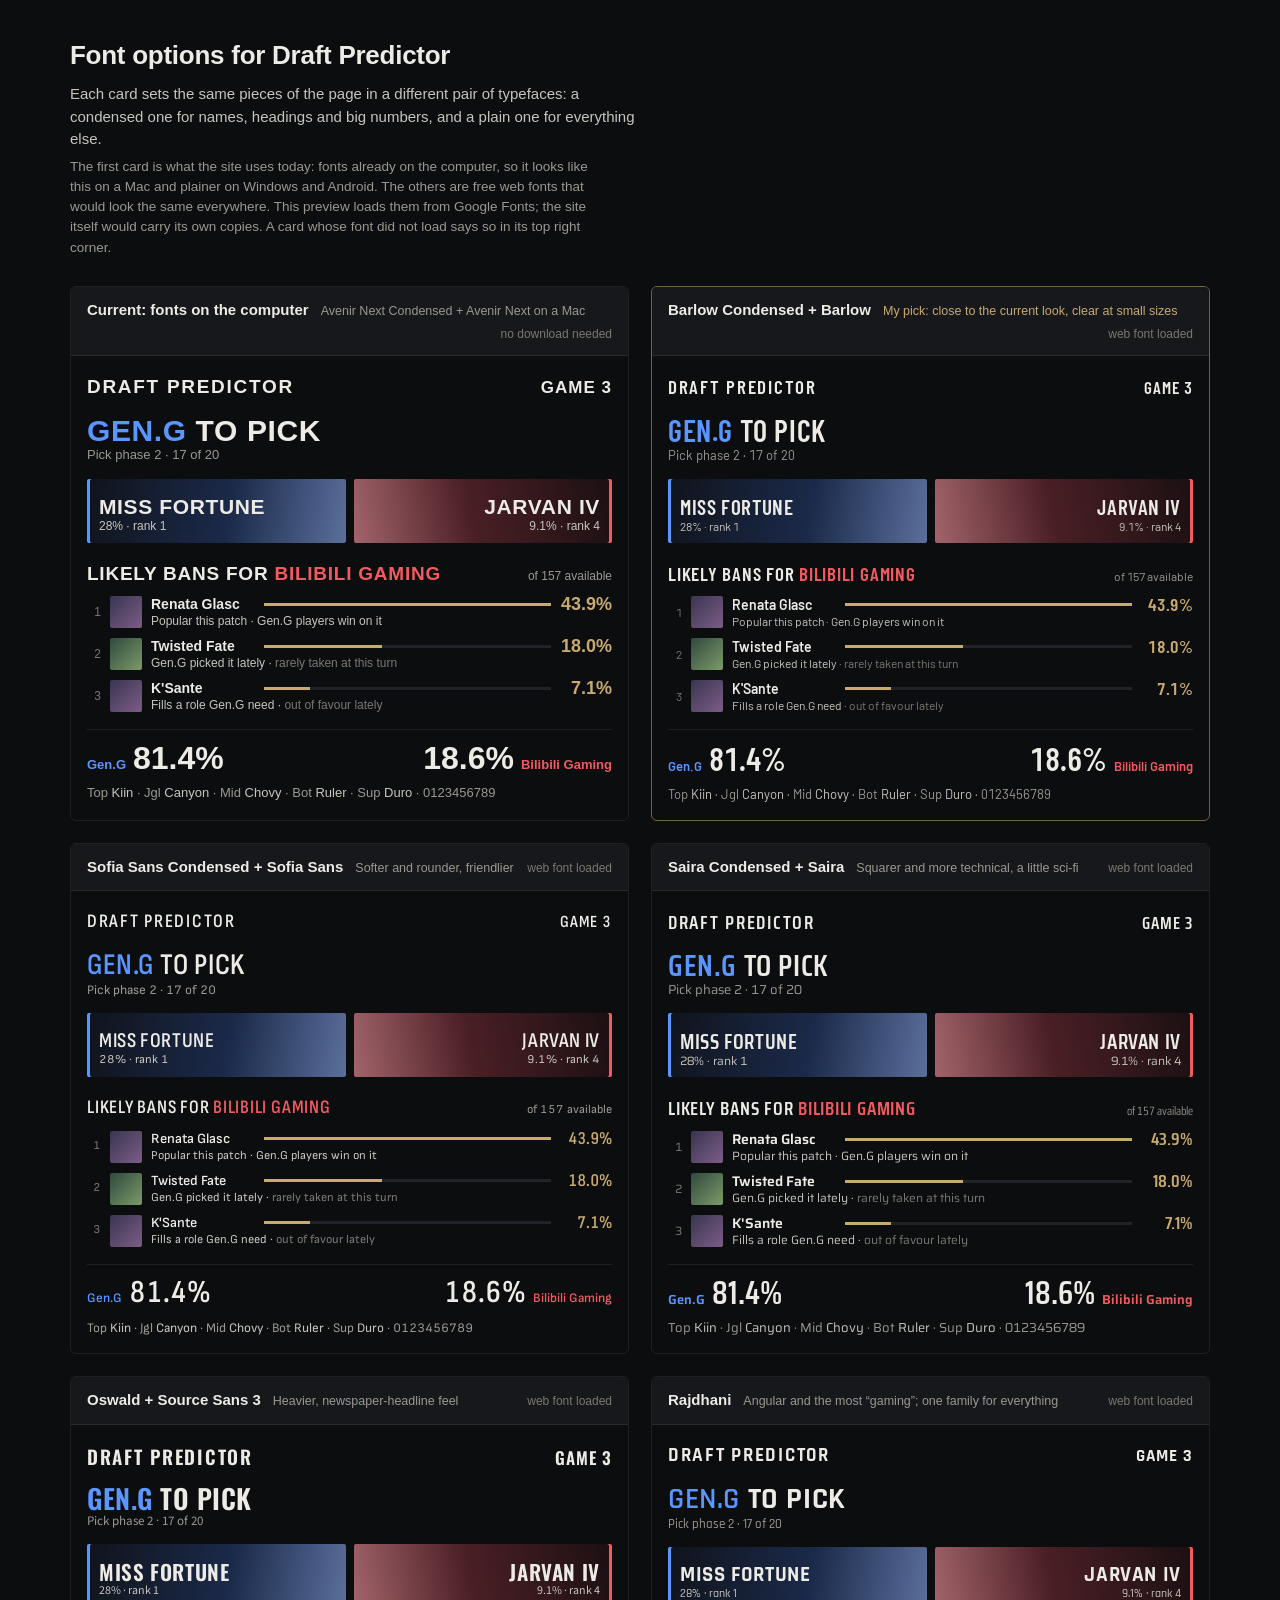
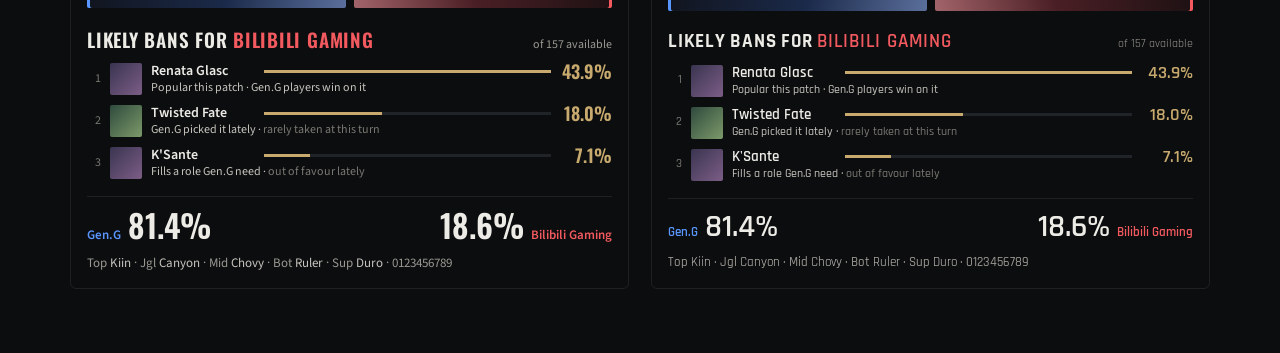
<file: docs/font-options.html>
<!doctype html>
<html lang="en">
<head>
<meta charset="utf-8">
<meta name="viewport" content="width=device-width, initial-scale=1">
<meta name="color-scheme" content="dark">
<title>Draft Predictor: font options</title>
<!-- One request per pairing, so a family that fails to load cannot take the others with it. -->
<link rel="preconnect" href="https://fonts.googleapis.com">
<link rel="preconnect" href="https://fonts.gstatic.com" crossorigin>
<link rel="stylesheet" href="https://fonts.googleapis.com/css2?family=Barlow+Condensed:wght@500;600&family=Barlow:wght@400;600&display=swap">
<link rel="stylesheet" href="https://fonts.googleapis.com/css2?family=Saira+Condensed:wght@500;600&family=Saira:wght@400;600&display=swap">
<link rel="stylesheet" href="https://fonts.googleapis.com/css2?family=Sofia+Sans+Condensed:wght@500;600&family=Sofia+Sans:wght@400;600&display=swap">
<link rel="stylesheet" href="https://fonts.googleapis.com/css2?family=Oswald:wght@500;600&family=Source+Sans+3:wght@400;600&display=swap">
<link rel="stylesheet" href="https://fonts.googleapis.com/css2?family=Rajdhani:wght@500;600;700&display=swap">
<style>
:root {
  --bg: #0c0d0f; --raise: #16181b; --raise-2: #202327;
  --line: rgba(255, 255, 255, 0.08); --line-2: rgba(255, 255, 255, 0.18);
  --text: #edebe6; --soft: #c6c4bd; --muted: #9a9891; --faint: #7a7872;
  --blue: #5a96ff; --red: #f25a5f; --gold: 200, 170, 110;
  color-scheme: dark;
}
* { box-sizing: border-box; }
body { margin: 0; background: var(--bg); color: var(--text); font: 15px/1.5 -apple-system, "Segoe UI", Roboto, sans-serif; -webkit-font-smoothing: antialiased; }
.page { max-width: 1180px; margin: 0 auto; padding: 36px 20px 64px; }
h1 { margin: 0 0 8px; font-size: 26px; font-weight: 650; letter-spacing: -0.01em; }
.lede { margin: 0 0 6px; max-width: 70ch; color: var(--soft); }
.note { margin: 0 0 28px; max-width: 70ch; color: var(--muted); font-size: 13.5px; }
.options { display: grid; grid-template-columns: repeat(auto-fit, minmax(min(100%, 500px), 1fr)); gap: 22px; }

.option { border: 1px solid var(--line); border-radius: 6px; overflow: hidden; }
.option.pick { border-color: rgba(var(--gold), 0.55); }
.opt-head { display: flex; flex-wrap: wrap; align-items: baseline; gap: 4px 12px; padding: 12px 16px; border-bottom: 1px solid var(--line); background: var(--raise); }
.opt-name { font-weight: 650; font-size: 15px; }
.opt-tag { font-size: 12.5px; color: var(--muted); }
.opt-tag.rec { color: rgb(var(--gold)); }
.opt-status { margin-left: auto; font-size: 12px; color: var(--faint); white-space: nowrap; }
.opt-status.bad { color: var(--red); }

/* the specimen: pieces of the real page, set in the option's two typefaces */
.spec { padding: 18px 16px 16px; font-family: var(--body); font-size: 14px; line-height: 1.4; font-variant-numeric: tabular-nums; }
.d { font-family: var(--display); font-stretch: condensed; text-transform: uppercase; }
.row1 { display: flex; align-items: baseline; justify-content: space-between; gap: 16px; }
.brand { font-size: 19px; font-weight: 600; letter-spacing: 0.09em; }
.game { font-size: 17px; font-weight: 600; letter-spacing: 0.06em; }
.status { margin-top: 14px; font-size: 30px; line-height: 1.05; font-weight: 600; letter-spacing: 0.02em; }
.status b { font-weight: 600; color: var(--blue); }
.sub { color: var(--muted); font-size: 13px; }

.slots { display: grid; grid-template-columns: 1fr 1fr; gap: 8px; margin-top: 14px; }
.slot { position: relative; height: 64px; border-radius: 2px; display: flex; align-items: flex-end; overflow: hidden; }
.slot.b { background: linear-gradient(100deg, #10131b 0%, #1b2a4a 55%, #5b6f9c 100%); box-shadow: inset 3px 0 0 var(--blue); }
.slot.r { background: linear-gradient(260deg, #1b1012 0%, #4a1f25 55%, #a2646a 100%); box-shadow: inset -3px 0 0 var(--red); justify-content: flex-end; text-align: right; }
.slot-text { padding: 7px 12px 8px; }
.slot-name { font-size: 21px; line-height: 1.05; font-weight: 600; letter-spacing: 0.03em; }
.slot-meta { font-size: 12px; color: var(--soft); }

.head { margin-top: 18px; display: flex; align-items: baseline; justify-content: space-between; font-size: 19px; font-weight: 600; letter-spacing: 0.04em; }
.head b { font-weight: 600; color: var(--red); }
.head span { font-family: var(--body); text-transform: none; letter-spacing: 0; font-size: 12px; font-weight: 400; color: var(--muted); }
.pred { display: grid; grid-template-columns: 14px 32px 1fr; gap: 9px; align-items: center; margin-top: 8px; }
.rank { font-size: 12px; color: var(--faint); text-align: right; }
.ico { width: 32px; height: 32px; border-radius: 2px; background: linear-gradient(135deg, #3a3550, #7c5d86); }
.pred:nth-of-type(odd) .ico { background: linear-gradient(135deg, #2f4a3d, #7c9a6a); }
.top { display: flex; align-items: center; gap: 9px; line-height: 17px; }
.name { width: 104px; font-weight: 600; white-space: nowrap; }
.bar { flex: 1; height: 3px; background: var(--raise-2); }
.bar i { display: block; height: 100%; background: rgb(var(--gold)); }
.pct { min-width: 52px; text-align: right; font-family: var(--display); font-stretch: condensed; font-size: 18px; line-height: 1; font-weight: 600; color: rgb(var(--gold)); }
.why { font-size: 12px; line-height: 16px; color: var(--soft); white-space: nowrap; overflow: hidden; text-overflow: ellipsis; }
.why i { font-style: normal; color: var(--faint); }

.win { margin-top: 16px; padding-top: 12px; border-top: 1px solid var(--line); display: flex; justify-content: space-between; align-items: baseline; }
.win span { font-size: 13px; font-weight: 600; }
.win .n { font-family: var(--display); font-stretch: condensed; font-size: 32px; line-height: 1; font-weight: 600; color: var(--text); margin: 0 7px; }
.roster { margin-top: 10px; color: var(--muted); font-size: 13px; }
.roster b { color: var(--soft); font-weight: 400; }

/* the options */
.o-system { --display: "Avenir Next Condensed", "DIN Condensed", "Bahnschrift", "Roboto Condensed", "Arial Narrow", sans-serif; --body: "Avenir Next", "Segoe UI", Roboto, "Helvetica Neue", Arial, sans-serif; }
.o-barlow { --display: "Barlow Condensed", sans-serif; --body: "Barlow", sans-serif; }
.o-saira { --display: "Saira Condensed", sans-serif; --body: "Saira", sans-serif; }
.o-sofia { --display: "Sofia Sans Condensed", sans-serif; --body: "Sofia Sans", sans-serif; }
.o-oswald { --display: "Oswald", sans-serif; --body: "Source Sans 3", sans-serif; }
.o-rajdhani { --display: "Rajdhani", sans-serif; --body: "Rajdhani", sans-serif; }
.o-rajdhani .spec { font-size: 15px; font-weight: 500; }
.o-rajdhani .d { font-stretch: normal; font-weight: 700; }
.o-oswald .d { font-stretch: normal; }
.o-oswald .status { font-size: 27px; }
</style>
</head>
<body>
<div class="page">
  <h1>Font options for Draft Predictor</h1>
  <p class="lede">Each card sets the same pieces of the page in a different pair of typefaces: a condensed one for names, headings and big numbers, and a plain one for everything else.</p>
  <p class="note">The first card is what the site uses today: fonts already on the computer, so it looks like this on a Mac and plainer on Windows and Android. The others are free web fonts that would look the same everywhere. This preview loads them from Google Fonts; the site itself would carry its own copies. A card whose font did not load says so in its top right corner.</p>

  <div class="options" id="options"></div>
</div>

<template id="specimen">
  <div class="spec">
    <div class="row1"><span class="d brand">Draft Predictor</span><span class="d game">Game 3</span></div>
    <div class="d status"><b>Gen.G</b> to pick</div>
    <div class="sub">Pick phase 2 · 17 of 20</div>
    <div class="slots">
      <div class="slot b"><div class="slot-text"><div class="d slot-name">Miss Fortune</div><div class="slot-meta">28% · rank 1</div></div></div>
      <div class="slot r"><div class="slot-text"><div class="d slot-name">Jarvan IV</div><div class="slot-meta">9.1% · rank 4</div></div></div>
    </div>
    <div class="d head"><div>Likely bans for <b>Bilibili Gaming</b></div><span>of 157 available</span></div>
    <div class="pred"><span class="rank">1</span><span class="ico"></span><div><div class="top"><span class="name">Renata Glasc</span><span class="bar"><i style="width: 100%"></i></span><span class="pct">43.9%</span></div><div class="why">Popular this patch · Gen.G players win on it</div></div></div>
    <div class="pred"><span class="rank">2</span><span class="ico"></span><div><div class="top"><span class="name">Twisted Fate</span><span class="bar"><i style="width: 41%"></i></span><span class="pct">18.0%</span></div><div class="why">Gen.G picked it lately · <i>rarely taken at this turn</i></div></div></div>
    <div class="pred"><span class="rank">3</span><span class="ico"></span><div><div class="top"><span class="name">K'Sante</span><span class="bar"><i style="width: 16%"></i></span><span class="pct">7.1%</span></div><div class="why">Fills a role Gen.G need · <i>out of favour lately</i></div></div></div>
    <div class="win"><span style="color: var(--blue)">Gen.G<span class="n">81.4%</span></span><span style="color: var(--red)"><span class="n">18.6%</span>Bilibili Gaming</span></div>
    <div class="roster">Top <b>Kiin</b> · Jgl <b>Canyon</b> · Mid <b>Chovy</b> · Bot <b>Ruler</b> · Sup <b>Duro</b> · 0123456789</div>
  </div>
</template>

<script>
const OPTIONS = [
  { cls: 'o-system', name: 'Current: fonts on the computer', tag: 'Avenir Next Condensed + Avenir Next on a Mac', check: null },
  { cls: 'o-barlow', name: 'Barlow Condensed + Barlow', tag: 'My pick: close to the current look, clear at small sizes', rec: true, check: ['Barlow Condensed', 'Barlow'] },
  { cls: 'o-sofia', name: 'Sofia Sans Condensed + Sofia Sans', tag: 'Softer and rounder, friendlier', check: ['Sofia Sans Condensed', 'Sofia Sans'] },
  { cls: 'o-saira', name: 'Saira Condensed + Saira', tag: 'Squarer and more technical, a little sci-fi', check: ['Saira Condensed', 'Saira'] },
  { cls: 'o-oswald', name: 'Oswald + Source Sans 3', tag: 'Heavier, newspaper-headline feel', check: ['Oswald', 'Source Sans 3'] },
  { cls: 'o-rajdhani', name: 'Rajdhani', tag: 'Angular and the most “gaming”; one family for everything', check: ['Rajdhani'] },
];
const box = document.getElementById('options');
const tpl = document.getElementById('specimen');
for (const o of OPTIONS) {
  const card = document.createElement('section');
  card.className = 'option ' + o.cls + (o.rec ? ' pick' : '');
  const head = document.createElement('div');
  head.className = 'opt-head';
  const name = document.createElement('span'); name.className = 'opt-name'; name.textContent = o.name;
  const tag = document.createElement('span'); tag.className = 'opt-tag' + (o.rec ? ' rec' : ''); tag.textContent = o.tag;
  const status = document.createElement('span'); status.className = 'opt-status'; status.dataset.cls = o.cls;
  head.append(name, tag, status);
  card.append(head, tpl.content.cloneNode(true));
  box.appendChild(card);
}
// say plainly when a web font did not arrive, so a fallback is never mistaken for the real thing
async function report() {
  for (const o of OPTIONS) {
    const el = document.querySelector(`.opt-status[data-cls="${o.cls}"]`);
    if (!o.check) { el.textContent = 'no download needed'; continue; }
    try { await Promise.all(o.check.map((f) => document.fonts.load(`600 20px "${f}"`))); } catch (e) { /* reported below */ }
    const ok = o.check.every((f) => document.fonts.check(`600 20px "${f}"`));
    el.textContent = ok ? 'web font loaded' : 'font did not load: showing a fallback';
    el.classList.toggle('bad', !ok);
  }
  document.documentElement.dataset.fontsChecked = '1';
}
report();
</script>
</body>
</html>
</file>
